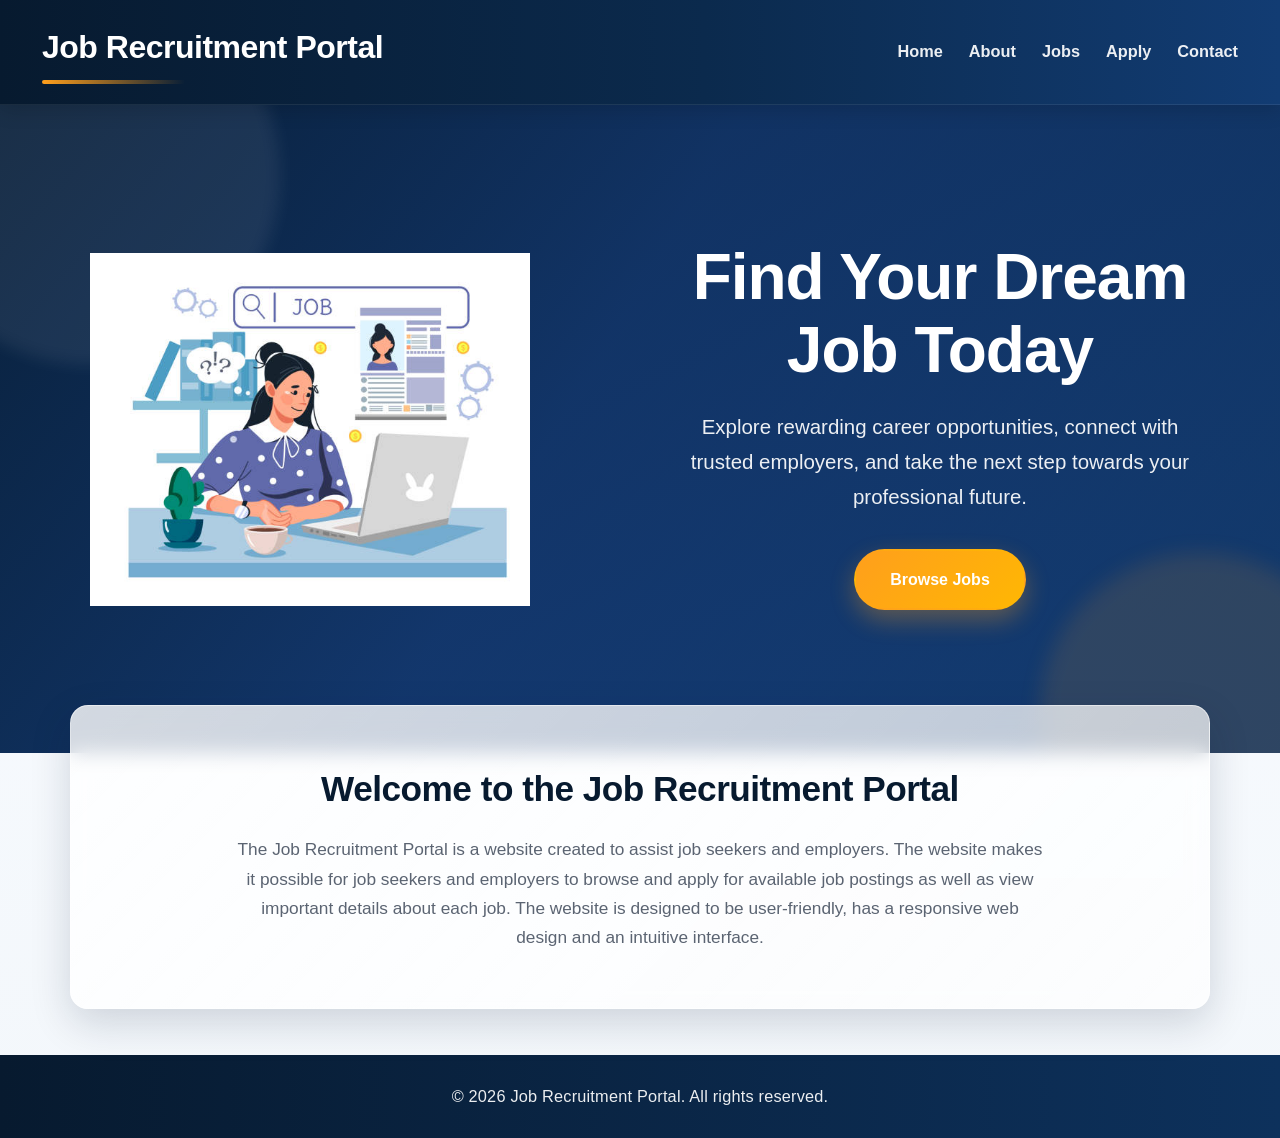
<file: index.html>
<!DOCTYPE html>
<html lang="en">
<head>
    <meta charset="UTF-8">
    <meta name="viewport" content="width=device-width, initial-scale=1.0">
    <title>Job Recruitment Portal</title>
    <meta name="description" content="Job Recruitment Portal connecting job seekers with employers through a modern and user-friendly website.">
    <link rel="stylesheet" href="style.css">
</head>
<body>

    <header>
        <div class="logo">Job Recruitment Portal</div>

        <nav>
            <ul>
                <li><a href="index.html">Home</a></li>
                <li><a href="about.html">About</a></li>
                <li><a href="jobs.html">Jobs</a></li>
                <li><a href="apply.html">Apply</a></li>
                <li><a href="contact.html">Contact</a></li>
            </ul>
        </nav>
    </header>

    <main>
        <section class="hero">
            <div class="hero-content">
                <div class="hero-image">
                    <img src="images/banner.jpg" alt="Job search illustration">
                </div>

                <div class="hero-text">
                    <h1>Find Your Dream Job Today</h1>
                    <p>
                        Explore rewarding career opportunities, connect with trusted employers,
                        and take the next step towards your professional future.
                    </p>
                    <a href="jobs.html" class="btn">Browse Jobs</a>
                </div>
            </div>
        </section>

        <section class="intro">
            <h2>Welcome to the Job Recruitment Portal</h2>
            <p>
                The Job Recruitment Portal is a website created to assist job seekers and employers.
                The website makes it possible for job seekers and employers to browse and apply for available job postings as well as view important details about each job.
                The website is designed to be user-friendly, has a responsive web design and an intuitive interface.
            </p>
        </section>
    </main>

    <footer>
        <p>&copy; 2026 Job Recruitment Portal. All rights reserved.</p>
    </footer>

    <script src="script.js"></script>
</body>
</html>
</file>
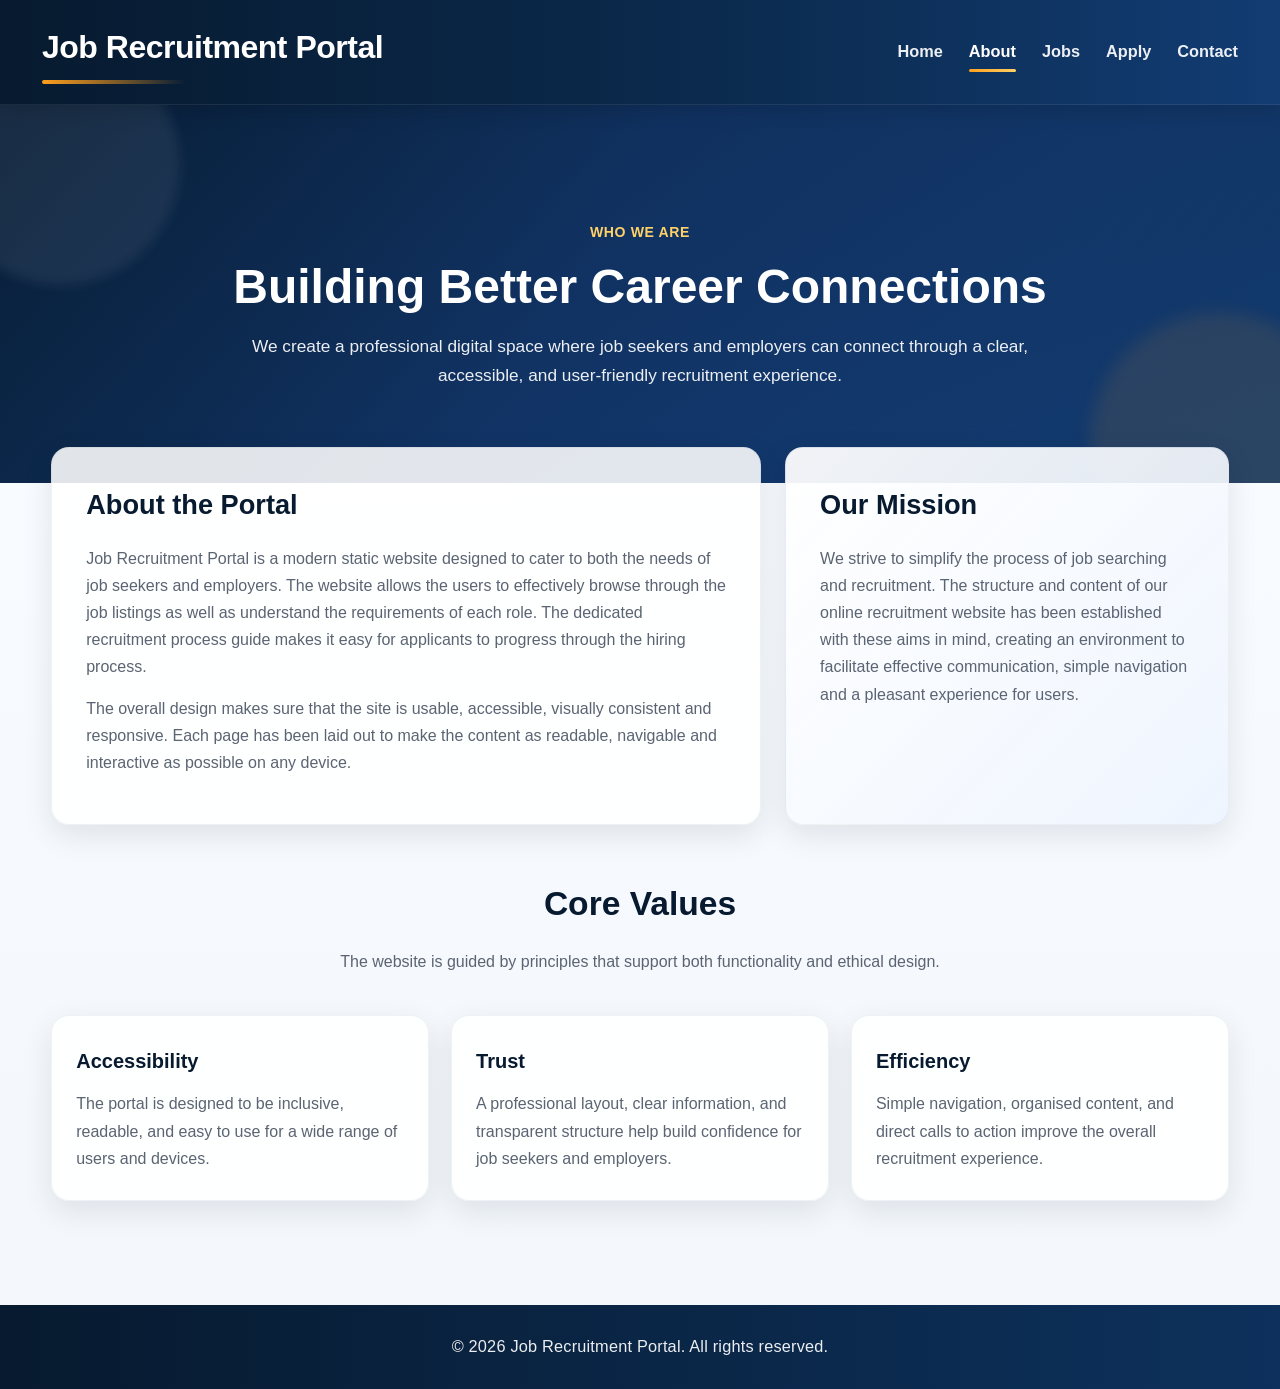
<file: about.html>
<!DOCTYPE html>
<html lang="en">
<head>
    <meta charset="UTF-8">
    <meta name="viewport" content="width=device-width, initial-scale=1.0">
    <title>About | Job Recruitment Portal</title>
    <meta name="description" content="Learn more about the Job Recruitment Portal, our mission, values, and how we connect job seekers with employers.">
    <link rel="stylesheet" href="style.css">
</head>
<body>

    <header>
        <div class="logo">Job Recruitment Portal</div>
        <nav>
            <ul>
                <li><a href="index.html">Home</a></li>
                <li><a href="about.html" class="active-page">About</a></li>
                <li><a href="jobs.html">Jobs</a></li>
                <li><a href="apply.html">Apply</a></li>
                <li><a href="contact.html">Contact</a></li>
            </ul>
        </nav>
    </header>

    <main class="page-shell">
        <section class="page-hero small-hero">
            <div class="page-hero-content">
                <span class="hero-kicker">Who We Are</span>
                <h1>Building Better Career Connections</h1>
                <p>
                    We create a professional digital space where job seekers and employers
                    can connect through a clear, accessible, and user-friendly recruitment experience.
                </p>
            </div>
        </section>

        <section class="content-wrap two-column">
            <div class="panel content-panel">
                <h2>About the Portal</h2>
                <p>
                    Job Recruitment Portal is a modern static website designed to cater to both the needs of job seekers and employers. 
                    The website allows the users to effectively browse through the job listings as well as understand the requirements of each role. 
                    The dedicated recruitment process guide makes it easy for applicants to progress through the hiring process.
                </p>
                <p>
                    The overall design makes sure that the site is usable, accessible, visually consistent and responsive. 
                    Each page has been laid out to make the content as readable, navigable and interactive as possible on any device.
                </p>
            </div>

            <div class="panel content-panel emphasis-panel">
                <h2>Our Mission</h2>
                <p>
                    We strive to simplify the process of job searching and recruitment. 
                    The structure and content of our online recruitment website has been established with these aims in mind, 
                    creating an environment to facilitate effective communication, simple navigation and a pleasant experience for users.
                </p>
            </div>
        </section>

        <section class="cards-section">
            <h2 class="section-title">Core Values</h2>
            <p class="section-subtitle">
                The website is guided by principles that support both functionality and ethical design.
            </p>

            <div class="grid-3">
                <article class="card feature-card-custom">
                    <h3>Accessibility</h3>
                    <p>
                        The portal is designed to be inclusive, readable, and easy to use
                        for a wide range of users and devices.
                    </p>
                </article>

                <article class="card feature-card-custom">
                    <h3>Trust</h3>
                    <p>
                        A professional layout, clear information, and transparent structure
                        help build confidence for job seekers and employers.
                    </p>
                </article>

                <article class="card feature-card-custom">
                    <h3>Efficiency</h3>
                    <p>
                        Simple navigation, organised content, and direct calls to action
                        improve the overall recruitment experience.
                    </p>
                </article>
            </div>
        </section>
    </main>

    <footer>
        <p>&copy; 2026 Job Recruitment Portal. All rights reserved.</p>
    </footer>

    <script src="script.js"></script>
</body>
</html>
</file>
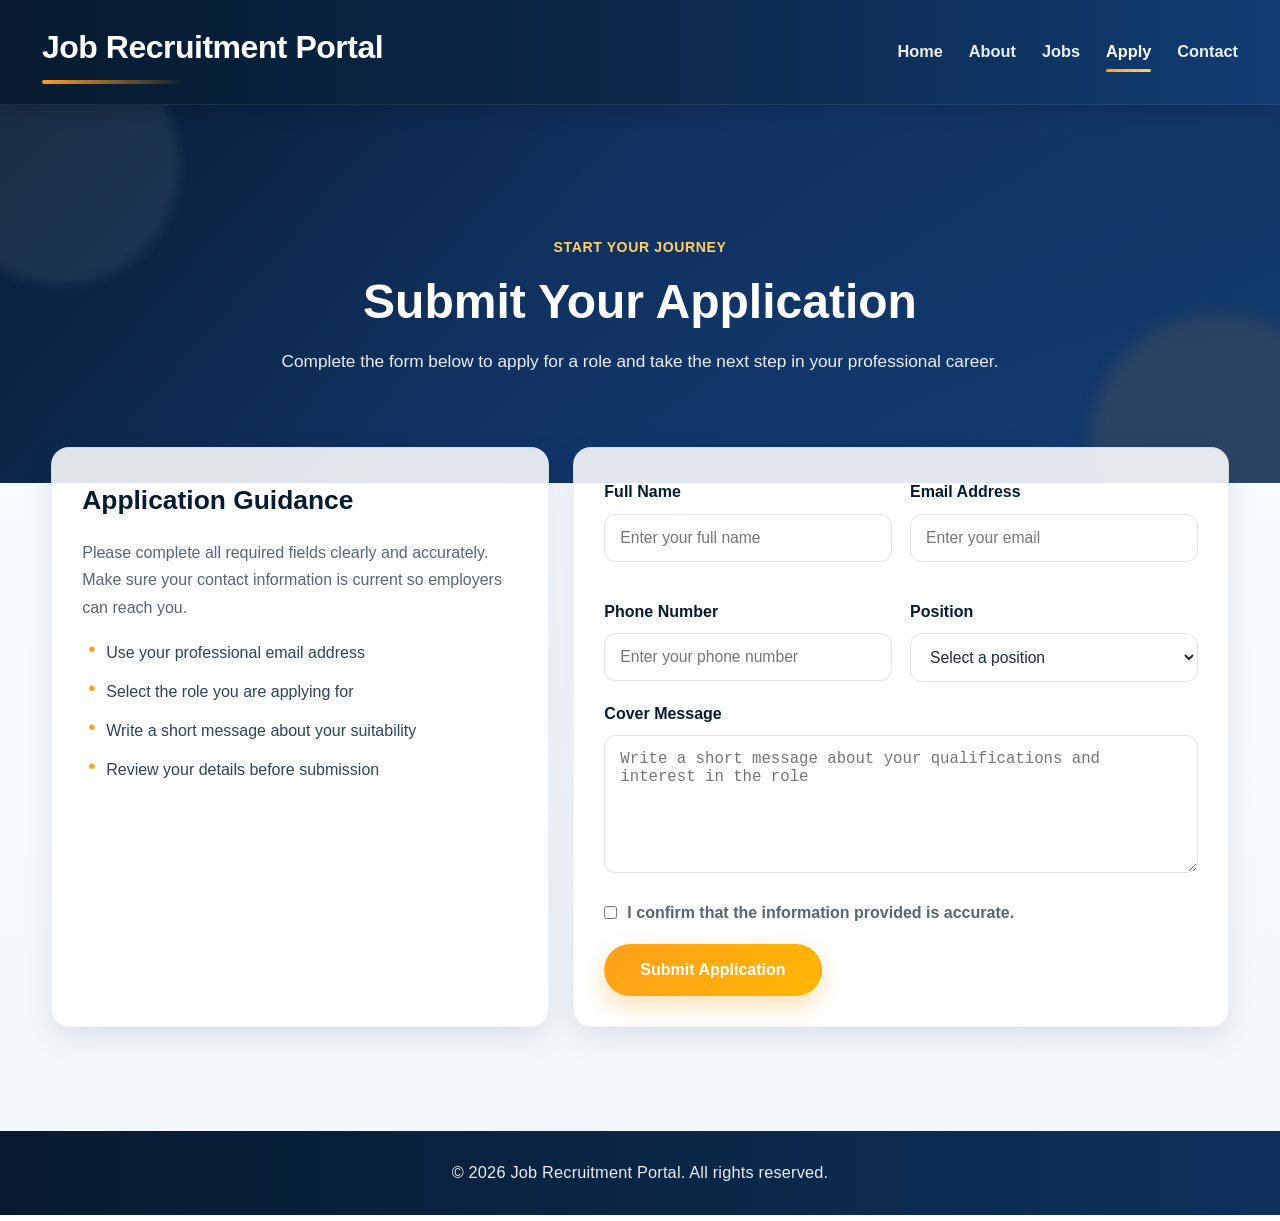
<file: apply.html>
<!DOCTYPE html>
<html lang="en">
<head>
    <meta charset="UTF-8">
    <meta name="viewport" content="width=device-width, initial-scale=1.0">
    <title>Apply | Job Recruitment Portal</title>
    <meta name="description" content="Submit your application through the Job Recruitment Portal.">
    <link rel="stylesheet" href="style.css">
</head>
<body>

    <header>
        <div class="logo">Job Recruitment Portal</div>
        <nav>
            <ul>
                <li><a href="index.html">Home</a></li>
                <li><a href="about.html">About</a></li>
                <li><a href="jobs.html">Jobs</a></li>
                <li><a href="apply.html" class="active-page">Apply</a></li>
                <li><a href="contact.html">Contact</a></li>
            </ul>
        </nav>
    </header>

    <main class="page-shell">
        <section class="page-hero small-hero">
            <div class="page-hero-content">
                <span class="hero-kicker">Start Your Journey</span>
                <h1>Submit Your Application</h1>
                <p>
                    Complete the form below to apply for a role and take the next
                    step in your professional career.
                </p>
            </div>
        </section>

        <section class="content-wrap form-layout">
            <div class="panel apply-info">
                <h2>Application Guidance</h2>
                <p>
                    Please complete all required fields clearly and accurately.
                    Make sure your contact information is current so employers can reach you.
                </p>
                <ul class="check-list">
                    <li>Use your professional email address</li>
                    <li>Select the role you are applying for</li>
                    <li>Write a short message about your suitability</li>
                    <li>Review your details before submission</li>
                </ul>
            </div>

            <div class="panel form-panel">
                <form class="application-form" id="applyForm">
                    <div class="form-grid">
                        <div class="form-group">
                            <label for="fullname">Full Name</label>
                            <input type="text" id="fullname" name="fullname" placeholder="Enter your full name">
                        </div>

                        <div class="form-group">
                            <label for="email">Email Address</label>
                            <input type="email" id="email" name="email" placeholder="Enter your email">
                        </div>

                        <div class="form-group">
                            <label for="phone">Phone Number</label>
                            <input type="tel" id="phone" name="phone" placeholder="Enter your phone number">
                        </div>

                        <div class="form-group">
                            <label for="position">Position</label>
                            <select id="position" name="position">
                                <option value="">Select a position</option>
                                <option>Front-End Web Developer</option>
                                <option>Marketing Coordinator</option>
                                <option>Human Resources Assistant</option>
                                <option>UI/UX Designer</option>
                                <option>Business Analyst Intern</option>
                                <option>Customer Support Specialist</option>
                            </select>
                        </div>
                    </div>

                    <div class="form-group">
                        <label for="message">Cover Message</label>
                        <textarea id="message" name="message" rows="6" placeholder="Write a short message about your qualifications and interest in the role"></textarea>
                    </div>

                    <div class="form-group inline-check">
                        <input type="checkbox" id="consent" name="consent">
                        <label for="consent">I confirm that the information provided is accurate.</label>
                    </div>

                    <button type="submit" class="btn">Submit Application</button>
                </form>
            </div>
        </section>
    </main>

    <footer>
        <p>&copy; 2026 Job Recruitment Portal. All rights reserved.</p>
    </footer>

    <script src="script.js"></script>
</body>
</html>
</file>
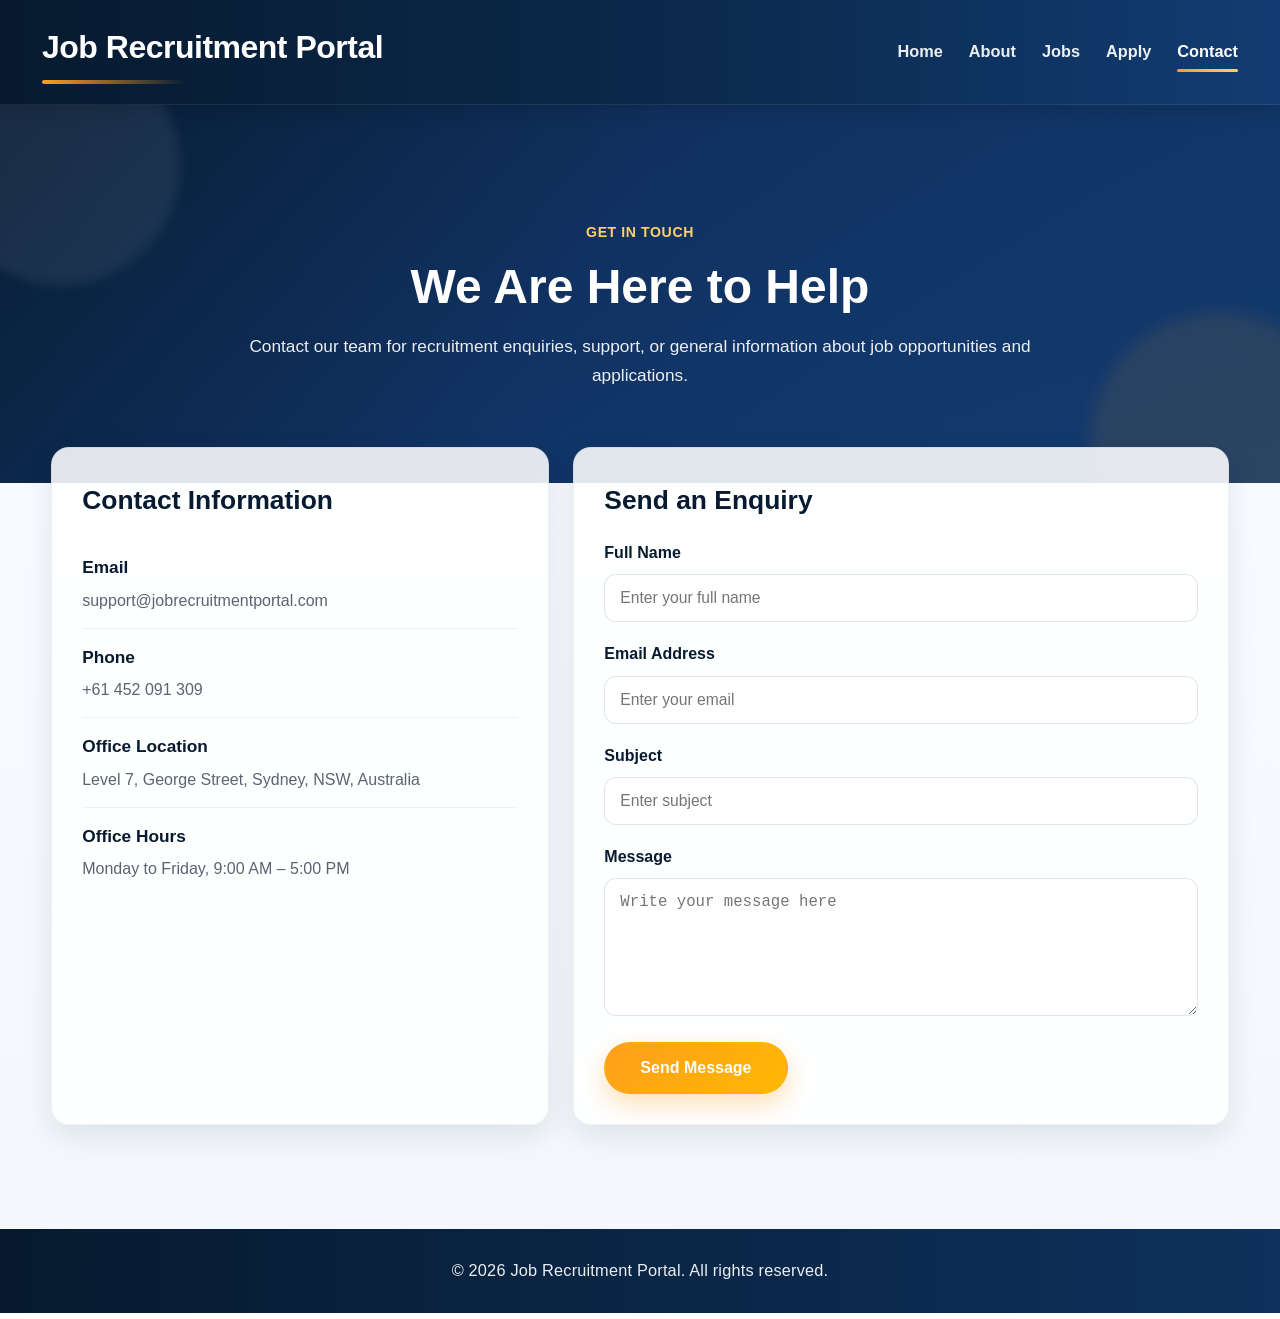
<file: contact.html>
<!DOCTYPE html>
<html lang="en">
<head>
    <meta charset="UTF-8">
    <meta name="viewport" content="width=device-width, initial-scale=1.0">
    <title>Contact | Job Recruitment Portal</title>
    <meta name="description" content="Contact the Job Recruitment Portal for assistance and enquiries.">
    <link rel="stylesheet" href="style.css">
</head>
<body>

    <header>
        <div class="logo">Job Recruitment Portal</div>
        <nav>
            <ul>
                <li><a href="index.html">Home</a></li>
                <li><a href="about.html">About</a></li>
                <li><a href="jobs.html">Jobs</a></li>
                <li><a href="apply.html">Apply</a></li>
                <li><a href="contact.html" class="active-page">Contact</a></li>
            </ul>
        </nav>
    </header>

    <main class="page-shell">
        <section class="page-hero small-hero">
            <div class="page-hero-content">
                <span class="hero-kicker">Get In Touch</span>
                <h1>We Are Here to Help</h1>
                <p>
                    Contact our team for recruitment enquiries, support, or general information
                    about job opportunities and applications.
                </p>
            </div>
        </section>

        <section class="content-wrap contact-layout">
            <div class="panel contact-panel">
                <h2>Contact Information</h2>

                <div class="contact-item">
                    <h3>Email</h3>
                    <p>support@jobrecruitmentportal.com</p>
                </div>

                <div class="contact-item">
                    <h3>Phone</h3>
                    <p>+61 452 091 309</p>
                </div>

                <div class="contact-item">
                    <h3>Office Location</h3>
                    <p>Level 7, George Street, Sydney, NSW, Australia</p>
                </div>

                <div class="contact-item">
                    <h3>Office Hours</h3>
                    <p>Monday to Friday, 9:00 AM – 5:00 PM</p>
                </div>
            </div>

            <div class="panel form-panel">
                <h2>Send an Enquiry</h2>

                <form class="contact-form" id="contactForm">
                    <div class="form-group">
                        <label for="contact-name">Full Name</label>
                        <input type="text" id="contact-name" name="contact-name" placeholder="Enter your full name">
                    </div>

                    <div class="form-group">
                        <label for="contact-email">Email Address</label>
                        <input type="email" id="contact-email" name="contact-email" placeholder="Enter your email">
                    </div>

                    <div class="form-group">
                        <label for="subject">Subject</label>
                        <input type="text" id="subject" name="subject" placeholder="Enter subject">
                    </div>

                    <div class="form-group">
                        <label for="contact-message">Message</label>
                        <textarea id="contact-message" name="contact-message" rows="6" placeholder="Write your message here"></textarea>
                    </div>

                    <button type="submit" class="btn">Send Message</button>
                </form>

            </div>
        </section>
    </main>

    <footer>
        <p>&copy; 2026 Job Recruitment Portal. All rights reserved.</p>
    </footer>

    <script src="script.js"></script>
</body>
</html>
</file>
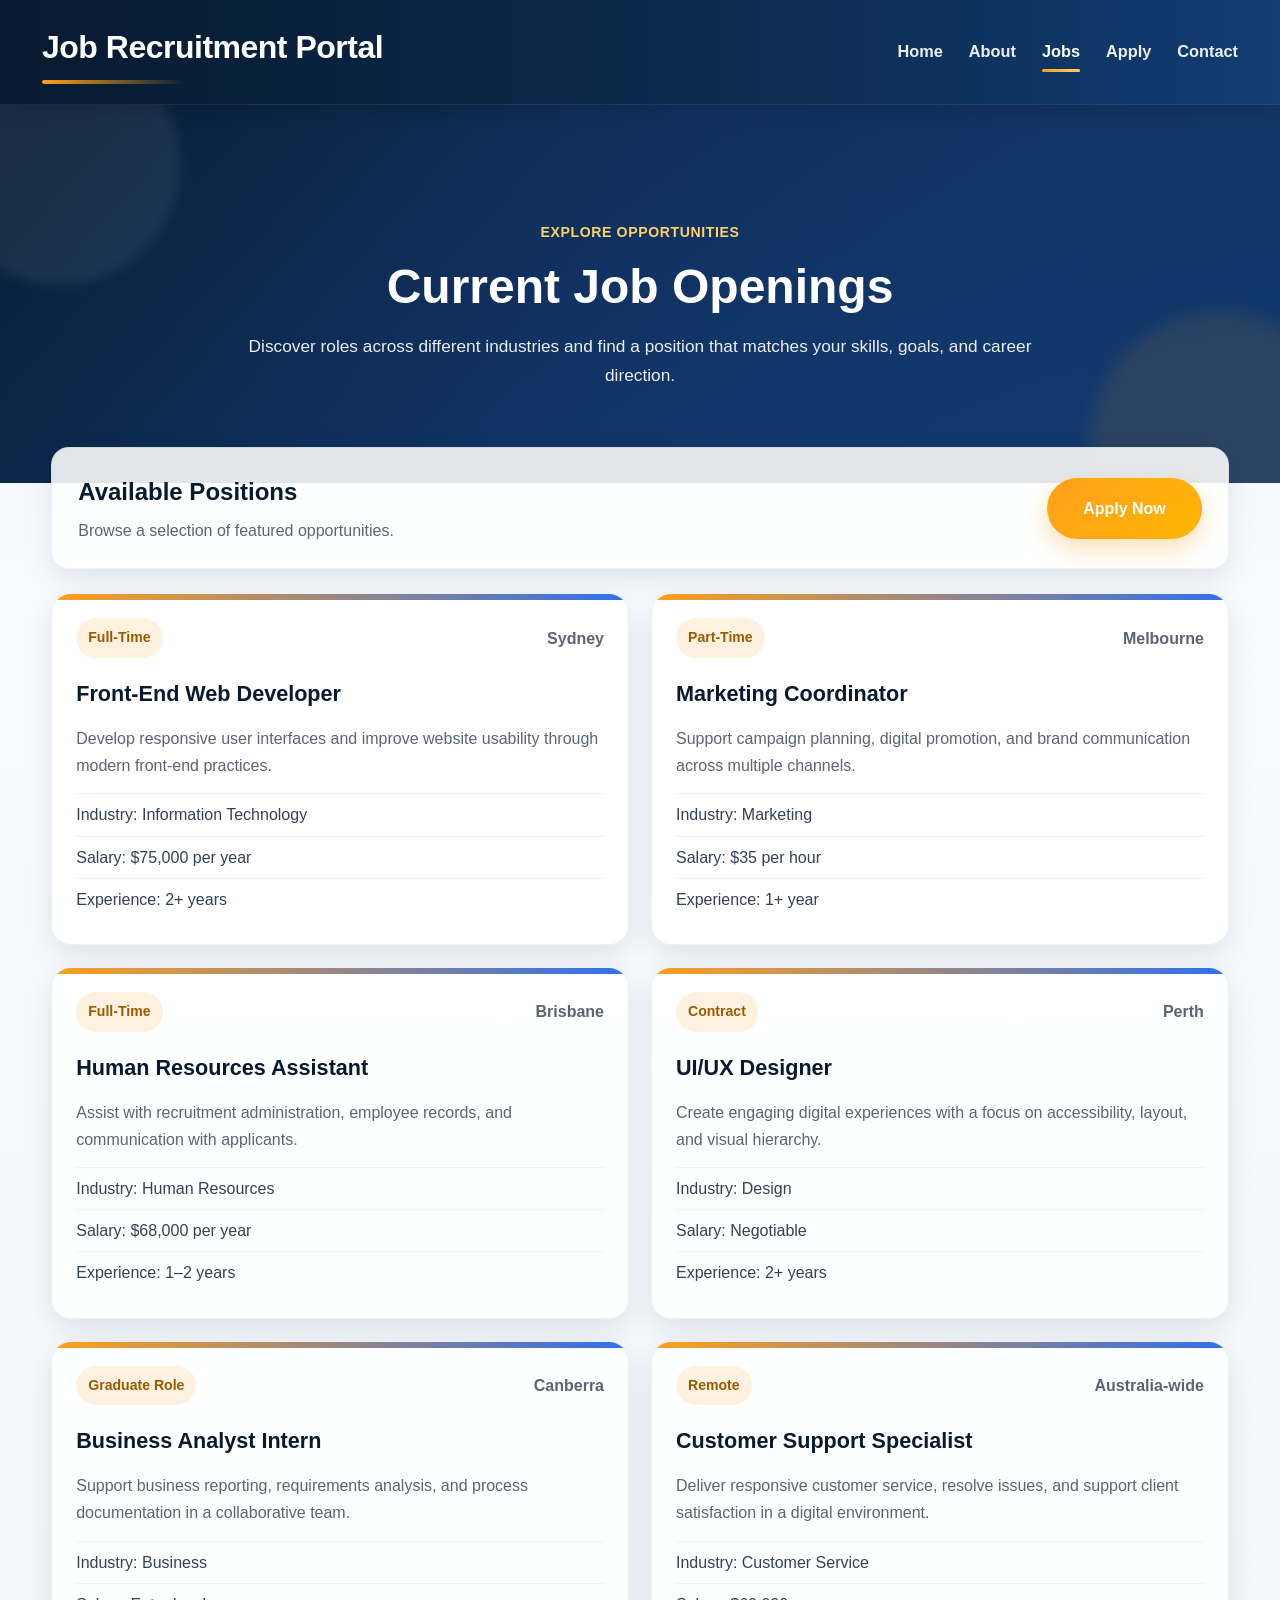
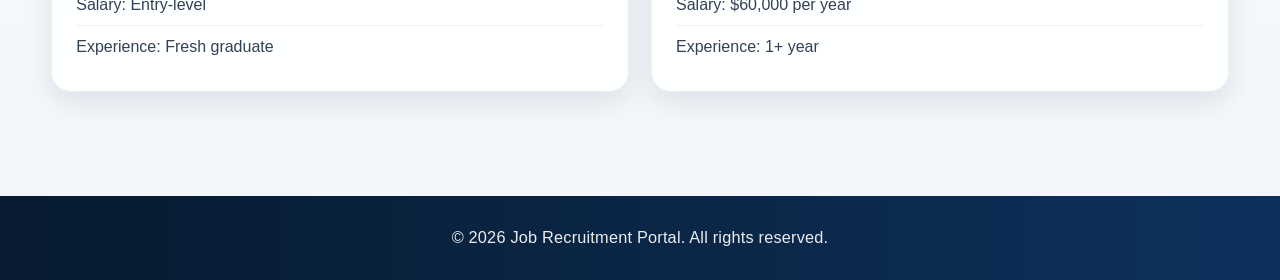
<file: jobs.html>
<!DOCTYPE html>
<html lang="en">
<head>
    <meta charset="UTF-8">
    <meta name="viewport" content="width=device-width, initial-scale=1.0">
    <title>Jobs | Job Recruitment Portal</title>
    <meta name="description" content="Browse current job opportunities available through the Job Recruitment Portal.">
    <link rel="stylesheet" href="style.css">
</head>
<body>

    <header>
        <div class="logo">Job Recruitment Portal</div>
        <nav>
            <ul>
                <li><a href="index.html">Home</a></li>
                <li><a href="about.html">About</a></li>
                <li><a href="jobs.html" class="active-page">Jobs</a></li>
                <li><a href="apply.html">Apply</a></li>
                <li><a href="contact.html">Contact</a></li>
            </ul>
        </nav>
    </header>

    <main class="page-shell">
        <section class="page-hero small-hero">
            <div class="page-hero-content">
                <span class="hero-kicker">Explore Opportunities</span>
                <h1>Current Job Openings</h1>
                <p>
                    Discover roles across different industries and find a position
                    that matches your skills, goals, and career direction.
                </p>
            </div>
        </section>

        <section class="content-wrap">
            <div class="jobs-toolbar panel">
                <div>
                    <h2>Available Positions</h2>
                    <p>Browse a selection of featured opportunities.</p>
                </div>
                <a href="apply.html" class="btn">Apply Now</a>
            </div>

            <div class="jobs-grid">
                <article class="job-card-unique">
                    <div class="job-top">
                        <span class="job-badge">Full-Time</span>
                        <span class="job-location">Sydney</span>
                    </div>
                    <h3>Front-End Web Developer</h3>
                    <p>
                        Develop responsive user interfaces and improve website usability
                        through modern front-end practices.
                    </p>
                    <ul class="job-meta">
                        <li>Industry: Information Technology</li>
                        <li>Salary: $75,000 per year</li>
                        <li>Experience: 2+ years</li>
                    </ul>
                </article>

                <article class="job-card-unique">
                    <div class="job-top">
                        <span class="job-badge">Part-Time</span>
                        <span class="job-location">Melbourne</span>
                    </div>
                    <h3>Marketing Coordinator</h3>
                    <p>
                        Support campaign planning, digital promotion, and brand communication
                        across multiple channels.
                    </p>
                    <ul class="job-meta">
                        <li>Industry: Marketing</li>
                        <li>Salary: $35 per hour</li>
                        <li>Experience: 1+ year</li>
                    </ul>
                </article>

                <article class="job-card-unique">
                    <div class="job-top">
                        <span class="job-badge">Full-Time</span>
                        <span class="job-location">Brisbane</span>
                    </div>
                    <h3>Human Resources Assistant</h3>
                    <p>
                        Assist with recruitment administration, employee records,
                        and communication with applicants.
                    </p>
                    <ul class="job-meta">
                        <li>Industry: Human Resources</li>
                        <li>Salary: $68,000 per year</li>
                        <li>Experience: 1–2 years</li>
                    </ul>
                </article>

                <article class="job-card-unique">
                    <div class="job-top">
                        <span class="job-badge">Contract</span>
                        <span class="job-location">Perth</span>
                    </div>
                    <h3>UI/UX Designer</h3>
                    <p>
                        Create engaging digital experiences with a focus on
                        accessibility, layout, and visual hierarchy.
                    </p>
                    <ul class="job-meta">
                        <li>Industry: Design</li>
                        <li>Salary: Negotiable</li>
                        <li>Experience: 2+ years</li>
                    </ul>
                </article>

                <article class="job-card-unique">
                    <div class="job-top">
                        <span class="job-badge">Graduate Role</span>
                        <span class="job-location">Canberra</span>
                    </div>
                    <h3>Business Analyst Intern</h3>
                    <p>
                        Support business reporting, requirements analysis,
                        and process documentation in a collaborative team.
                    </p>
                    <ul class="job-meta">
                        <li>Industry: Business</li>
                        <li>Salary: Entry-level</li>
                        <li>Experience: Fresh graduate</li>
                    </ul>
                </article>

                <article class="job-card-unique">
                    <div class="job-top">
                        <span class="job-badge">Remote</span>
                        <span class="job-location">Australia-wide</span>
                    </div>
                    <h3>Customer Support Specialist</h3>
                    <p>
                        Deliver responsive customer service, resolve issues,
                        and support client satisfaction in a digital environment.
                    </p>
                    <ul class="job-meta">
                        <li>Industry: Customer Service</li>
                        <li>Salary: $60,000 per year</li>
                        <li>Experience: 1+ year</li>
                    </ul>
                </article>
            </div>
        </section>
    </main>

    <footer>
        <p>&copy; 2026 Job Recruitment Portal. All rights reserved.</p>
    </footer>

    <script src="script.js"></script>
</body>
</html>
</file>
<file: style.css>
/* JOB RECRUITMENT PORTAL UNIQUE PROFESSIONAL STYLE */

/* RESET */
* {
    margin: 0;
    padding: 0;
    box-sizing: border-box;
}

:root {
    --primary-dark: #071a2f;
    --primary: #123c73;
    --primary-light: #2f6fed;
    --accent: #ff9f1c;
    --accent-dark: #e88908;
    --bg-soft: #f4f8fc;
    --bg-white: #ffffff;
    --text-dark: #1f2937;
    --text-muted: #5b6472;
    --border-soft: rgba(255, 255, 255, 0.18);
    --shadow-soft: 0 10px 30px rgba(8, 25, 52, 0.10);
    --shadow-medium: 0 14px 40px rgba(8, 25, 52, 0.16);
    --radius-lg: 18px;
    --radius-md: 12px;
    --transition: all 0.3s ease;
}

/* BASE */
html {
    scroll-behavior: smooth;
}

body {
    font-family: "Segoe UI", Arial, sans-serif;
    line-height: 1.7;
    color: var(--text-dark);
    background:
        radial-gradient(circle at top left, rgba(47, 111, 237, 0.08), transparent 22%),
        linear-gradient(to bottom, #eef4fb, #f8fbff 32%, #f3f7fb 100%);
}

img {
    max-width: 100%;
    display: block;
}

a {
    text-decoration: none;
}

ul {
    list-style: none;
}

/* HEADER */
header {
    position: sticky;
    top: 0;
    z-index: 1000;
    background: linear-gradient(90deg, var(--primary-dark), #0b2a4d 55%, #123c73 100%);
    backdrop-filter: blur(8px);
    box-shadow: 0 4px 20px rgba(0, 0, 0, 0.16);
    padding: 20px 42px;
    display: flex;
    justify-content: space-between;
    align-items: center;
    border-bottom: 1px solid rgba(255, 255, 255, 0.08);
}

.logo {
    color: #ffffff;
    font-size: 2rem;
    font-weight: 800;
    letter-spacing: -0.5px;
    position: relative;
}

.logo::after {
    content: "";
    display: block;
    width: 42%;
    height: 4px;
    margin-top: 6px;
    border-radius: 999px;
    background: linear-gradient(to right, var(--accent), transparent);
}

nav ul {
    display: flex;
    align-items: center;
    gap: 26px;
}

nav ul li a {
    color: rgba(255, 255, 255, 0.92);
    font-size: 1.02rem;
    font-weight: 600;
    padding: 8px 0;
    position: relative;
    transition: var(--transition);
}

nav ul li a::after {
    content: "";
    position: absolute;
    left: 0;
    bottom: -4px;
    width: 0;
    height: 3px;
    border-radius: 999px;
    background: linear-gradient(to right, var(--accent), #ffd166);
    transition: var(--transition);
}

nav ul li a:hover {
    color: #ffffff;
}

nav ul li a:hover::after {
    width: 100%;
}

/* HERO */
.hero {
    min-height: 72vh;
    display: flex;
    align-items: center;
    justify-content: center;
    text-align: center;
    padding: 110px 20px;
    position: relative;
    overflow: hidden;
    background:
        linear-gradient(135deg, rgba(7, 26, 47, 0.88), rgba(18, 60, 115, 0.76)),
        linear-gradient(120deg, #154a8c, #2f6fed 45%, #13345c 100%);
}

.hero::before {
    content: "";
    position: absolute;
    width: 380px;
    height: 380px;
    border-radius: 50%;
    top: -120px;
    left: -100px;
    background: rgba(255, 255, 255, 0.07);
    filter: blur(8px);
}

.hero::after {
    content: "";
    position: absolute;
    width: 320px;
    height: 320px;
    border-radius: 50%;
    bottom: -120px;
    right: -80px;
    background: rgba(255, 159, 28, 0.12);
    filter: blur(10px);
}

.hero h1 {
    position: relative;
    color: #ffffff;
    font-size: 4rem;
    line-height: 1.15;
    font-weight: 800;
    max-width: 900px;
    margin: 0 auto 22px;
    letter-spacing: -1px;
    animation: floatUp 0.9s ease;
}

.hero p {
    position: relative;
    color: rgba(255, 255, 255, 0.92);
    font-size: 1.28rem;
    max-width: 760px;
    margin: 0 auto 34px;
    animation: fadeInSoft 1.2s ease;
}

.hero {
  min-height: 72vh;
  display: flex;
  align-items: center;
  justify-content: center;
  text-align: center;
  padding: 110px 20px;
  position: relative;
  overflow: hidden;
  background:
    linear-gradient(135deg, rgba(7, 26, 47, 0.88), rgba(18, 60, 115, 0.76)),
    linear-gradient(120deg, #154a8c, #2f6fed 45%, #13345c 100%);
}

.hero-content {
  display: flex;
  align-items: center;
  justify-content: space-between;
  gap: 40px;
  max-width: 1100px;
  width: 100%;
  position: relative;
  z-index: 1;
}

.hero-image img {
  max-width: 440px;
  width: 100%;
  display: block;
}

.hero-text {
  max-width: 500px;
}

@media (max-width: 768px) {
  .hero-content {
    flex-direction: column;
    text-align: center;
  }

  .hero-image img {
    max-width: 300px;
  }

  .hero-text {
    max-width: 100%;
  }
}

/*  BUTTON  */
.btn {
    display: inline-block;
    background: linear-gradient(135deg, var(--accent), #ffb703);
    color: #ffffff;
    font-weight: 700;
    font-size: 1rem;
    padding: 15px 34px;
    border-radius: 999px;
    box-shadow: 0 10px 24px rgba(255, 159, 28, 0.32);
    transition: var(--transition);
    border: 2px solid transparent;
    position: relative;
    overflow: hidden;
}

.btn:hover {
    background: linear-gradient(135deg, var(--accent-dark), #ff9800);
    transform: translateY(-3px) scale(1.03);
    box-shadow: 0 16px 30px rgba(255, 159, 28, 0.38);
}

.btn:active {
    transform: translateY(0);
}

/* INTRO SECTION */
.intro {
    max-width: 1180px;
    margin: -48px auto 48px;
    padding: 0 20px;
    position: relative;
    z-index: 2;
}

.intro::before {
    content: "";
    position: absolute;
    inset: 0 20px auto 20px;
    height: 100%;
    border-radius: var(--radius-lg);
    background: linear-gradient(135deg, rgba(255,255,255,0.82), rgba(255,255,255,0.70));
    backdrop-filter: blur(10px);
    box-shadow: var(--shadow-medium);
    border: 1px solid rgba(255,255,255,0.55);
    z-index: -1;
}

.intro {
    text-align: center;
    padding-top: 0;
}

.intro h2 {
    padding-top: 54px;
    font-size: 2.2rem;
    color: var(--primary-dark);
    margin-bottom: 16px;
    font-weight: 800;
    letter-spacing: -0.5px;
}

.intro p {
    max-width: 850px;
    margin: 0 auto;
    padding: 0 20px 54px;
    font-size: 1.08rem;
    color: var(--text-muted);
}

/* GENERIC SECTION STYLING */
section {
    position: relative;
}

.section-title {
    text-align: center;
    font-size: 2.1rem;
    color: var(--primary-dark);
    margin-bottom: 16px;
    font-weight: 800;
}

.section-subtitle {
    text-align: center;
    color: var(--text-muted);
    max-width: 760px;
    margin: 0 auto 40px;
}

/* CARD / PANEL STYLE */
.card,
.panel,
.feature-box {
    background: rgba(255, 255, 255, 0.88);
    border: 1px solid rgba(14, 42, 76, 0.06);
    border-radius: var(--radius-lg);
    box-shadow: var(--shadow-soft);
    transition: var(--transition);
}

.card:hover,
.panel:hover,
.feature-box:hover {
    transform: translateY(-6px);
    box-shadow: var(--shadow-medium);
}

/* FOOTER */
footer {
    margin-top: 44px;
    background: linear-gradient(90deg, var(--primary-dark), #0d315c);
    color: rgba(255, 255, 255, 0.92);
    text-align: center;
    padding: 28px 20px;
    font-size: 1.02rem;
    letter-spacing: 0.2px;
}

/* RESPONSIVE */
@media (max-width: 992px) {
    header {
        padding: 18px 24px;
    }

    .logo {
        font-size: 1.7rem;
    }

    nav ul {
        gap: 18px;
    }

    .hero h1 {
        font-size: 3.1rem;
    }

    .hero p {
        font-size: 1.12rem;
    }

    .intro h2 {
        font-size: 1.95rem;
    }
}

@media (max-width: 768px) {
    header {
        flex-direction: column;
        gap: 16px;
        padding: 20px 18px;
    }

    nav ul {
        flex-wrap: wrap;
        justify-content: center;
        gap: 14px 18px;
    }

    .hero {
        min-height: 62vh;
        padding: 90px 18px;
    }

    .hero h1 {
        font-size: 2.45rem;
    }

    .hero p {
        font-size: 1rem;
    }

    .btn {
        padding: 13px 28px;
        font-size: 0.98rem;
    }

    .intro {
        margin-top: -36px;
    }

    .intro h2 {
        padding-top: 40px;
        font-size: 1.7rem;
    }

    .intro p {
        padding-bottom: 40px;
        font-size: 1rem;
    }
}

@media (max-width: 480px) {
    .logo {
        font-size: 1.45rem;
        text-align: center;
    }

    nav ul li a {
        font-size: 0.95rem;
    }

    .hero h1 {
        font-size: 2rem;
    }

    .hero p {
        font-size: 0.96rem;
    }

    .intro h2 {
        font-size: 1.45rem;
    }

    .intro p {
        font-size: 0.95rem;
    }

    footer {
        font-size: 0.95rem;
    }
}

/* INNER PAGE STYLES */

.active-page {
    color: #ffffff !important;
}

.active-page::after {
    width: 100% !important;
}

.page-shell {
    padding-bottom: 10px;
}

.page-hero.small-hero {
    min-height: 42vh;
    display: flex;
    align-items: center;
    justify-content: center;
    text-align: center;
    padding: 90px 20px 70px;
    background:
        linear-gradient(135deg, rgba(7, 26, 47, 0.92), rgba(18, 60, 115, 0.78)),
        linear-gradient(120deg, #154a8c, #2f6fed 45%, #13345c 100%);
    position: relative;
    overflow: hidden;
}

.page-hero.small-hero::before {
    content: "";
    position: absolute;
    width: 240px;
    height: 240px;
    border-radius: 50%;
    top: -60px;
    left: -60px;
    background: rgba(255, 255, 255, 0.07);
    filter: blur(6px);
}

.page-hero.small-hero::after {
    content: "";
    position: absolute;
    width: 260px;
    height: 260px;
    border-radius: 50%;
    bottom: -90px;
    right: -70px;
    background: rgba(255, 159, 28, 0.10);
    filter: blur(8px);
}

.page-hero-content {
    position: relative;
    max-width: 850px;
    z-index: 1;
}

.hero-kicker {
    display: inline-block;
    color: #ffd166;
    font-weight: 700;
    letter-spacing: 0.6px;
    text-transform: uppercase;
    font-size: 0.88rem;
    margin-bottom: 14px;
}

.page-hero-content h1 {
    color: #ffffff;
    font-size: 3rem;
    line-height: 1.15;
    margin-bottom: 18px;
    font-weight: 800;
}

.page-hero-content p {
    color: rgba(255, 255, 255, 0.92);
    font-size: 1.08rem;
}

.content-wrap {
    width: min(1180px, 92%);
    margin: -36px auto 50px;
    position: relative;
    z-index: 2;
}

.two-column {
    display: grid;
    grid-template-columns: 1.6fr 1fr;
    gap: 24px;
}

.content-panel {
    padding: 34px;
}

.content-panel h2 {
    color: var(--primary-dark);
    margin-bottom: 16px;
    font-size: 1.7rem;
}

.content-panel p {
    color: var(--text-muted);
    margin-bottom: 14px;
}

.emphasis-panel {
    background: linear-gradient(135deg, rgba(255,255,255,0.94), rgba(237,244,255,0.9));
}

.cards-section {
    width: min(1180px, 92%);
    margin: 0 auto 50px;
}

.grid-3 {
    display: grid;
    grid-template-columns: repeat(3, 1fr);
    gap: 22px;
}

.feature-card-custom {
    padding: 28px 24px;
}

.feature-card-custom h3 {
    color: var(--primary-dark);
    margin-bottom: 12px;
    font-size: 1.25rem;
}

.feature-card-custom p {
    color: var(--text-muted);
}

.jobs-toolbar {
    padding: 24px 26px;
    margin-bottom: 24px;
    display: flex;
    justify-content: space-between;
    align-items: center;
    gap: 16px;
}

.jobs-toolbar h2 {
    color: var(--primary-dark);
    margin-bottom: 4px;
}

.jobs-toolbar p {
    color: var(--text-muted);
}

.jobs-grid {
    display: grid;
    grid-template-columns: repeat(2, 1fr);
    gap: 22px;
}

.job-card-unique {
    background: rgba(255, 255, 255, 0.90);
    border: 1px solid rgba(14, 42, 76, 0.07);
    border-radius: 20px;
    box-shadow: var(--shadow-soft);
    padding: 24px;
    transition: var(--transition);
    position: relative;
    overflow: hidden;
}

.job-card-unique::before {
    content: "";
    position: absolute;
    inset: 0 auto auto 0;
    width: 100%;
    height: 6px;
    background: linear-gradient(to right, var(--accent), var(--primary-light));
}

.job-card-unique:hover {
    transform: translateY(-6px);
    box-shadow: var(--shadow-medium);
}

.job-top {
    display: flex;
    justify-content: space-between;
    align-items: center;
    gap: 14px;
    margin-bottom: 18px;
    flex-wrap: wrap;
}

.job-badge {
    display: inline-block;
    background: rgba(255, 159, 28, 0.14);
    color: #9a5a00;
    font-weight: 700;
    font-size: 0.88rem;
    padding: 8px 12px;
    border-radius: 999px;
}

.job-location {
    color: var(--text-muted);
    font-weight: 600;
}

.job-card-unique h3 {
    color: var(--primary-dark);
    font-size: 1.35rem;
    margin-bottom: 12px;
}

.job-card-unique p {
    color: var(--text-muted);
    margin-bottom: 14px;
}

.job-meta li {
    color: #334155;
    padding: 7px 0;
    border-top: 1px solid rgba(15, 23, 42, 0.06);
}

.form-layout,
.contact-layout {
    display: grid;
    grid-template-columns: 0.95fr 1.25fr;
    gap: 24px;
}

.apply-info,
.form-panel,
.contact-panel {
    padding: 30px;
}

.apply-info h2,
.form-panel h2,
.contact-panel h2 {
    color: var(--primary-dark);
    margin-bottom: 16px;
    font-size: 1.65rem;
}

.apply-info p,
.contact-item p,
.form-panel p {
    color: var(--text-muted);
}

.check-list {
    margin-top: 18px;
}

.check-list li {
    position: relative;
    padding-left: 24px;
    margin-bottom: 12px;
    color: #334155;
}

.check-list li::before {
    content: "•";
    position: absolute;
    left: 6px;
    top: 0;
    color: var(--accent);
    font-size: 1.3rem;
    line-height: 1;
}

.form-grid {
    display: grid;
    grid-template-columns: repeat(2, 1fr);
    gap: 18px;
}

.form-group {
    margin-bottom: 18px;
}

.form-group label {
    display: block;
    margin-bottom: 8px;
    color: var(--primary-dark);
    font-weight: 700;
}

.form-group input,
.form-group select,
.form-group textarea {
    width: 100%;
    padding: 14px 15px;
    border-radius: 12px;
    border: 1px solid rgba(14, 42, 76, 0.12);
    background: rgba(255, 255, 255, 0.95);
    color: var(--text-dark);
    font-size: 0.98rem;
    outline: none;
    transition: var(--transition);
}

.form-group input:focus,
.form-group select:focus,
.form-group textarea:focus {
    border-color: var(--primary-light);
    box-shadow: 0 0 0 4px rgba(47, 111, 237, 0.10);
}

.inline-check {
    display: flex;
    align-items: center;
    gap: 10px;
}

.inline-check input {
    width: auto;
}

.inline-check label {
    margin: 0;
    font-weight: 600;
    color: var(--text-muted);
}

.contact-item {
    padding: 14px 0;
    border-top: 1px solid rgba(15, 23, 42, 0.06);
}

.contact-item:first-of-type {
    border-top: none;
}

.contact-item h3 {
    color: var(--primary-dark);
    margin-bottom: 4px;
    font-size: 1.08rem;
}

/* RESPONSIVE INNER PAGES */
@media (max-width: 992px) {
    .two-column,
    .form-layout,
    .contact-layout,
    .jobs-grid,
    .grid-3 {
        grid-template-columns: 1fr;
    }

    .page-hero-content h1 {
        font-size: 2.4rem;
    }
}

@media (max-width: 768px) {
    .content-wrap {
        margin-top: -24px;
    }

    .jobs-toolbar {
        flex-direction: column;
        align-items: flex-start;
    }

    .form-grid {
        grid-template-columns: 1fr;
    }

    .page-hero-content h1 {
        font-size: 2rem;
    }

    .page-hero-content p {
        font-size: 1rem;
    }
}
/* ANIMATIONS (Rich Media)*/

/* Button hover effect */
.btn {
    transition: all 0.3s ease;
}

.btn:hover {
    transform: translateY(-3px) scale(1.03);
    box-shadow: 0 16px 30px rgba(255, 159, 28, 0.38);
}

/* Job card hover effect */
.job-card-unique {
    transition: all 0.3s ease;
}

.job-card-unique:hover {
    transform: translateY(-6px);
    box-shadow: 0 14px 30px rgba(8, 25, 52, 0.16);
}

/* Hero text animation */
.hero h1,
.page-hero-content h1 {
    animation: fadeUp 0.9s ease;
}

.hero p,
.page-hero-content p {
    animation: fadeInSoft 1.2s ease;
}

/* Fade animations */
@keyframes fadeUp {
    from {
        opacity: 0;
        transform: translateY(20px);
    }
    to {
        opacity: 1;
        transform: translateY(0);
    }
}

@keyframes fadeInSoft {
    from {
        opacity: 0;
    }
    to {
        opacity: 1;
    }
}
</file>
